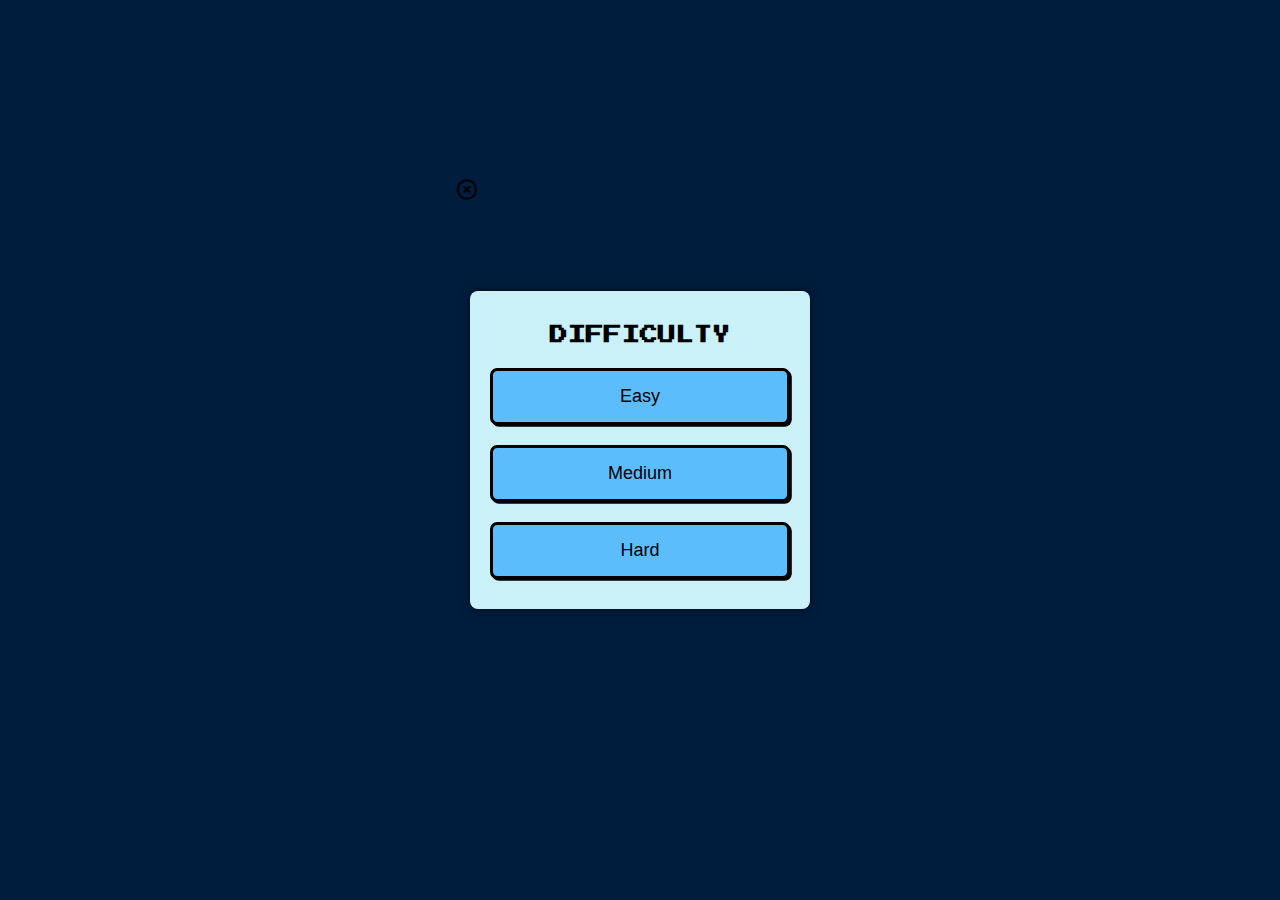
<file: difficulty.html>
<!DOCTYPE html>
<html lang="en">
<head>
    <meta charset="UTF-8">
    <meta name="viewport" content="width=device-width, initial-scale=1.0">
    <title>Difficulty Selection</title>
    <link rel="stylesheet" href="difficulty.css">
    <link rel="stylesheet" href="https://cdnjs.cloudflare.com/ajax/libs/font-awesome/6.4.2/css/all.min.css">
</head>
<body>

    <div class="container">
        <h2>DIFFICULTY</h2>
        <a href="practice.html" class="back-btn">
            <i class="fa-regular fa-circle-xmark"></i>
        </a>
        <div class="difficulty-btn">
            <a href="/Emode.html">
                <button id="Ez-btn" class="btn">Easy</button>
            </a>
            <a href="/Mmode.html">
                <button id="Medium-btn" class="btn">Medium</button>
            </a>
            <a href="Hmode.html">
                <button id="Hard-btn" class="btn">Hard</button>
            </a>
        </div> 
    </div>

</body>
</html>
</file>
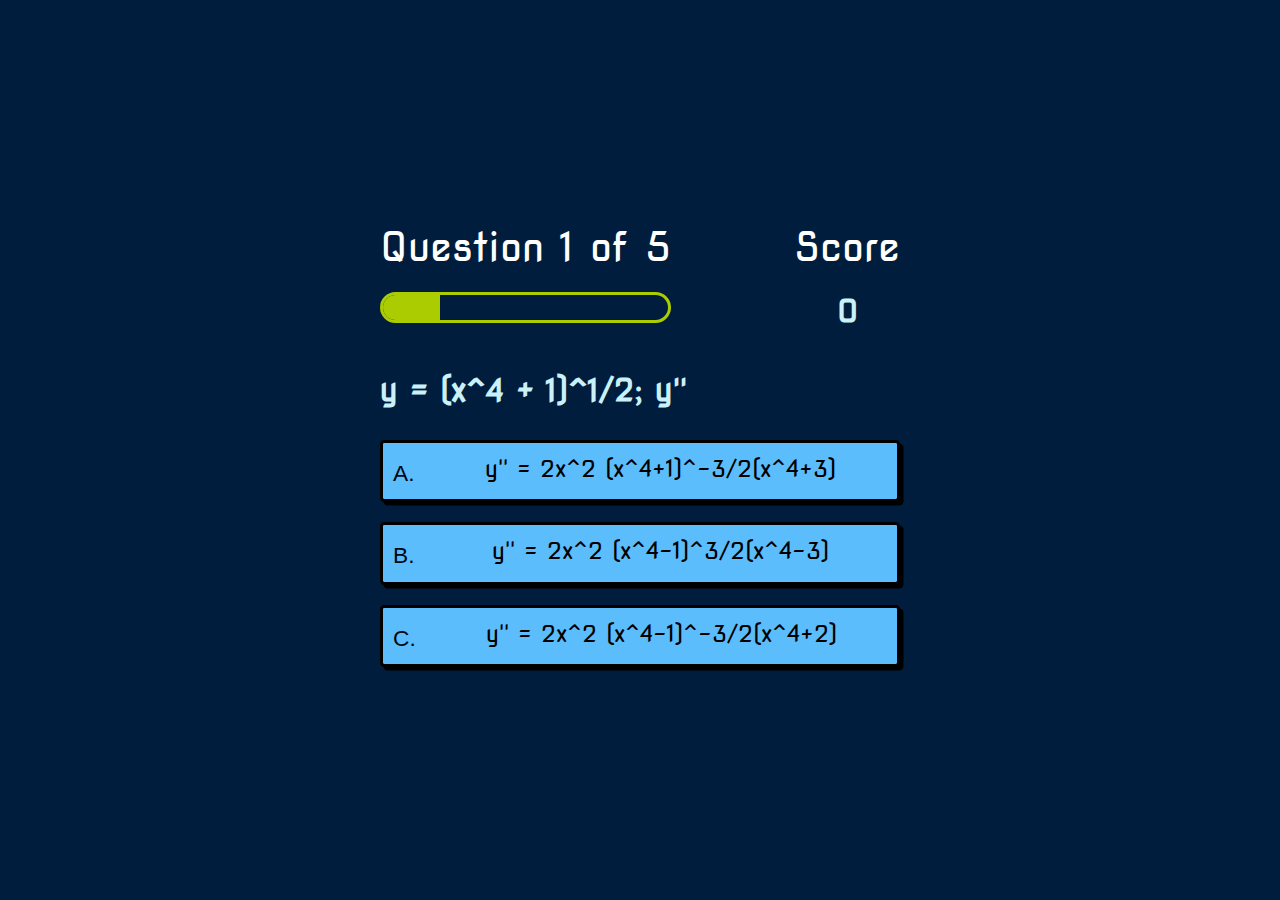
<file: Egame.html>
<!DOCTYPE html>
<html lang="en">
<head>
    <meta charset="UTF-8">
    <meta name="viewport" content="width=device-width, initial-scale=1.0">
    <title>Quiz Page</title>
    <link rel="stylesheet" href="Emode.css">
    <link rel="stylesheet" href="Egame.css">
</head>
<body>
    <div class="container">
        <div id="game" class="justify-center flex-column">
            <div id="hud">
                <div class="hud-item">
                    <p id="progressText" class="hud-prefix">
                        Question
                    </p>
                    <div id="progressBar">
                        <div id="progressBarFull"></div>
                    </div>
                </div>
                <div class="hud-item">
                    <p class="hud-prefix">
                        Score
                    </p>
                    <h1 class="hud-main-text" id="score">
                        0
                    </h1>
                </div>
            </div>
            <h1 id="question">What is the answer to this question</h1>
            <div class="choice-container">
                <p class="choice-prefix">A.</p>
                <p class="choice-text" data-number="1">Choice</p>
            </div>
            <div class="choice-container">
                <p class="choice-prefix">B.</p>
                <p class="choice-text" data-number="2">Choice 2</p>
            </div>
            <div class="choice-container">
                <p class="choice-prefix">C.</p>
                <p class="choice-text" data-number="3">Choice 3</p>
            </div>
        </div>
    </div>
    <script src="Egame.js"></script>
</body>
</html>
</file>
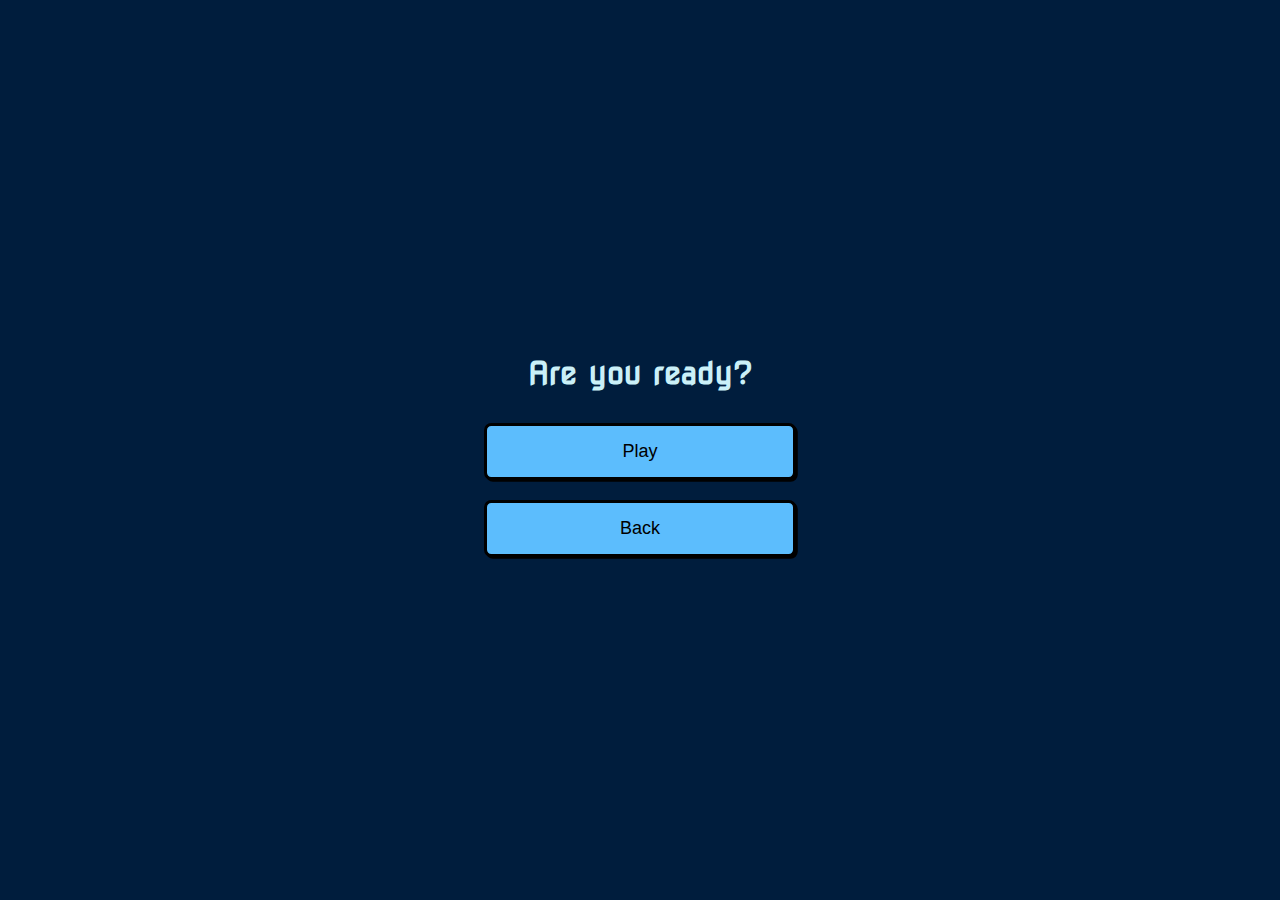
<file: Emode.html>
<!DOCTYPE html>
<html lang="en">
<head>
    <meta charset="UTF-8">
    <meta name="viewport" content="width=device-width, initial-scale=1.0">
    <title>Home page</title>
    <link rel="stylesheet" href="Emode.css">
    <link rel="stylesheet" href="https://use.fontawesome.com/releases/v5.13.1/css/all.css" integrity="sha384-xxzQGERXS00kBmZW/6qxqJPyxW3UR0BPsL4c8ILaIWXva5kFi7TxkIIaMiKtqV1Q" crossorigin="anonymous">
</head>
<body>
    <div class="container">
        <div id="home" class="flex-column flex-center">
            <h1>Are you ready?</h1>
            <a href="/Egame.html" class="btn">Play</a>
            <a href="/difficulty.html" class="btn">Back</a>
        </div>
    </div>
</body>
</html>
</file>
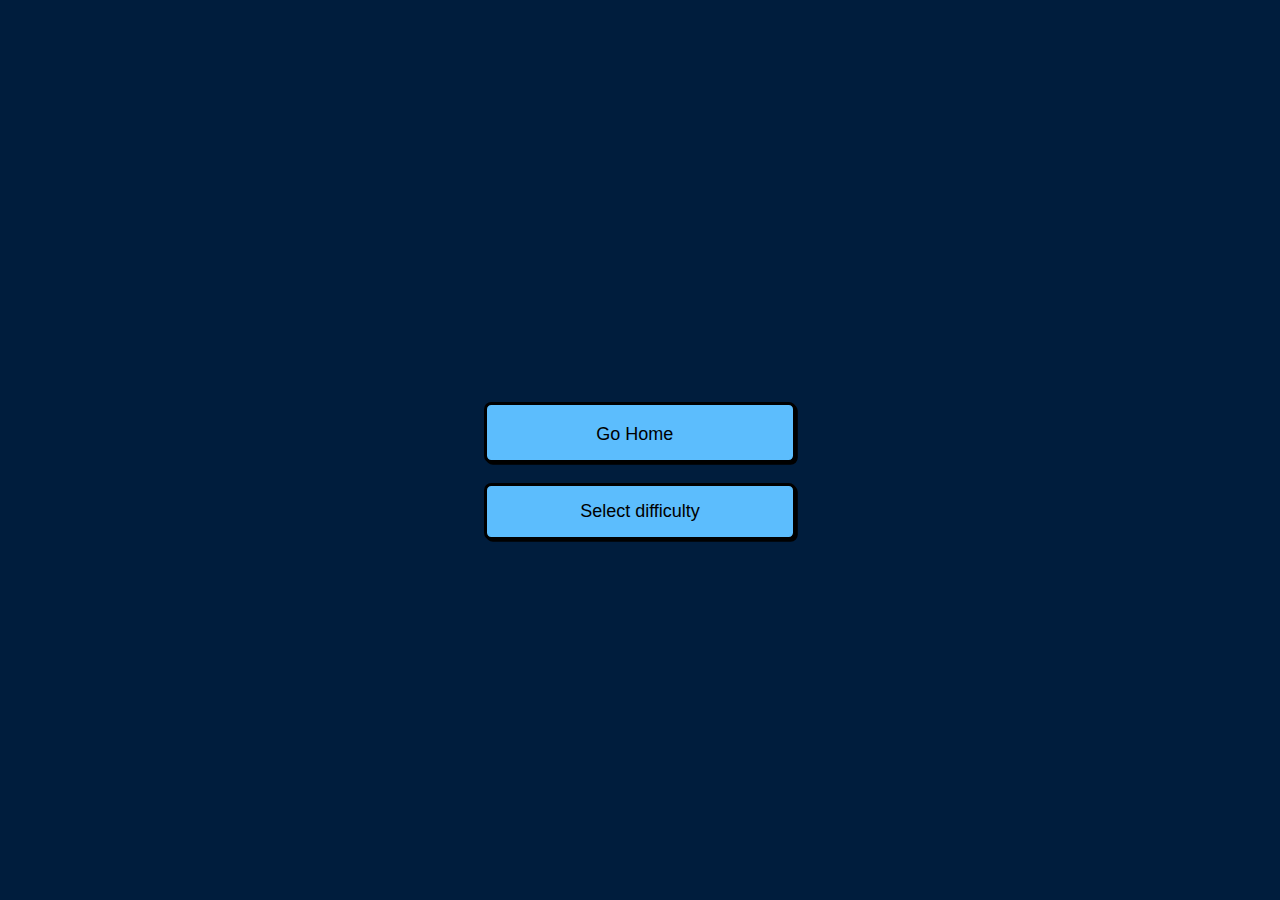
<file: end.html>
<!DOCTYPE html>
<html lang="en">
<head>
    <meta charset="UTF-8">
    <meta name="viewport" content="width=device-width, initial-scale=1.0">
    <title>Document</title>
    <link rel="stylesheet" href="Emode.css">
    <link rel="stylesheet" href="https://use.fontawesome.com/releases/v5.13.1/css/all.css" integrity="sha384-xxzQGERXS00kBmZW/6qxqJPyxW3UR0BPsL4c8ILaIWXva5kFi7TxkIIaMiKtqV1Q" crossorigin="anonymous">
</head>
<body>
    <div class="container">
        <div id="end" class="flex-center flex-column">
            <h1 id="finalScore">0</h1>
            <a href="/index.html" class="btn">Go Home<i class="fas fa-home"></i></a>
            <a href="/difficulty.html" class="btn">Select difficulty</a>
        </div>
    </div>
    <script src="end.js"></script>
</body>
</html>
</file>
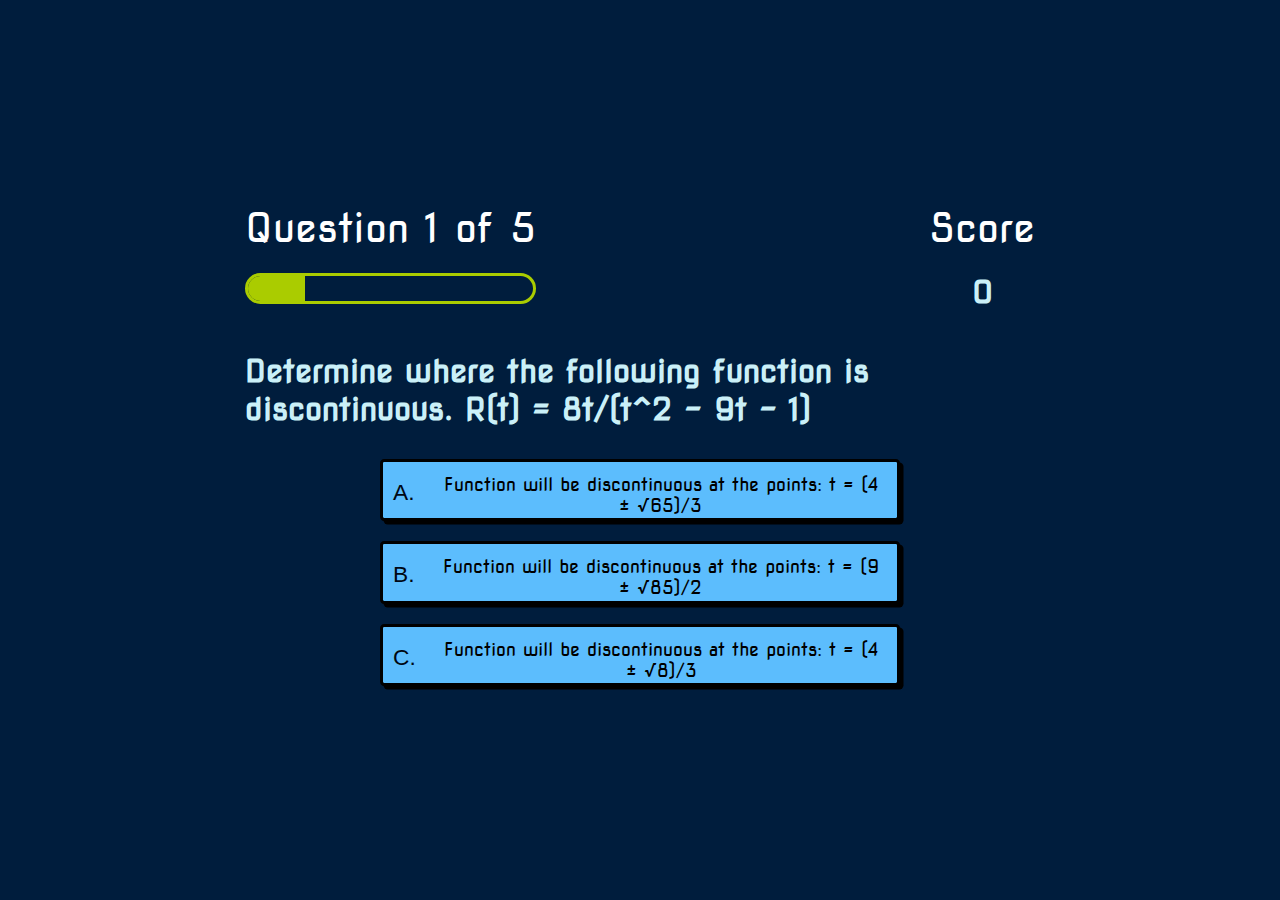
<file: Hgame.html>
<!DOCTYPE html>
<html lang="en">
<head>
    <meta charset="UTF-8">
    <meta name="viewport" content="width=device-width, initial-scale=1.0">
    <title>Quiz Page</title>
    <link rel="stylesheet" href="Hmode.css">
    <link rel="stylesheet" href="Hgame.css">
</head>
<body>
    <div class="container">
        <div id="game" class="justify-center flex-column">
            <div id="hud">
                <div class="hud-item">
                    <p id="progressText" class="hud-prefix">
                        Question
                    </p>
                    <div id="progressBar">
                        <div id="progressBarFull"></div>
                    </div>
                </div>
                <div class="hud-item">
                    <p class="hud-prefix">
                        Score
                    </p>
                    <h1 class="hud-main-text" id="score">
                        0
                    </h1>
                </div>
            </div>
            <h1 id="question">What is the answer to this question</h1>
            <div class="choice-container">
                <p class="choice-prefix">A.</p>
                <p class="choice-text" data-number="1">Choice</p>
            </div>
            <div class="choice-container">
                <p class="choice-prefix">B.</p>
                <p class="choice-text" data-number="2">Choice 2</p>
            </div>
            <div class="choice-container">
                <p class="choice-prefix">C.</p>
                <p class="choice-text" data-number="3">Choice 3</p>
            </div>
        </div>
    </div>
    <script src="Hgame.js"></script>
</body>
</html>
</file>
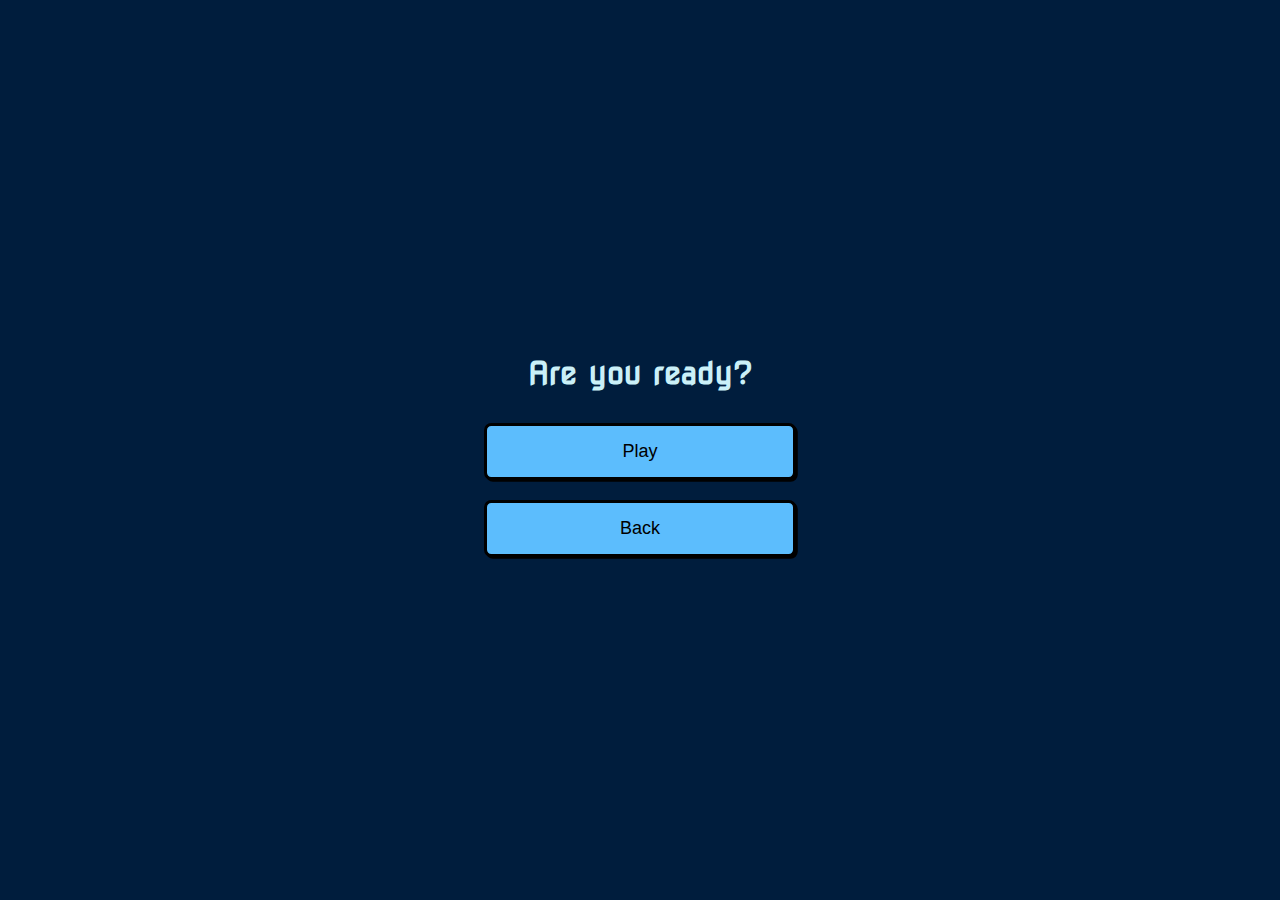
<file: Hmode.html>
<!DOCTYPE html>
<html lang="en">
<head>
    <meta charset="UTF-8">
    <meta name="viewport" content="width=device-width, initial-scale=1.0">
    <title>Home page</title>
    <link rel="stylesheet" href="Hmode.css">
    <link rel="stylesheet" href="https://use.fontawesome.com/releases/v5.13.1/css/all.css" integrity="sha384-xxzQGERXS00kBmZW/6qxqJPyxW3UR0BPsL4c8ILaIWXva5kFi7TxkIIaMiKtqV1Q" crossorigin="anonymous">
</head>
<body>
    <div class="container">
        <div id="home" class="flex-column flex-center">
            <h1>Are you ready?</h1>
            <a href="/Hgame.html" class="btn">Play</a>
            <a href="/difficulty.html" class="btn">Back</a>
        </div>
    </div>
</body>
</html>
</file>
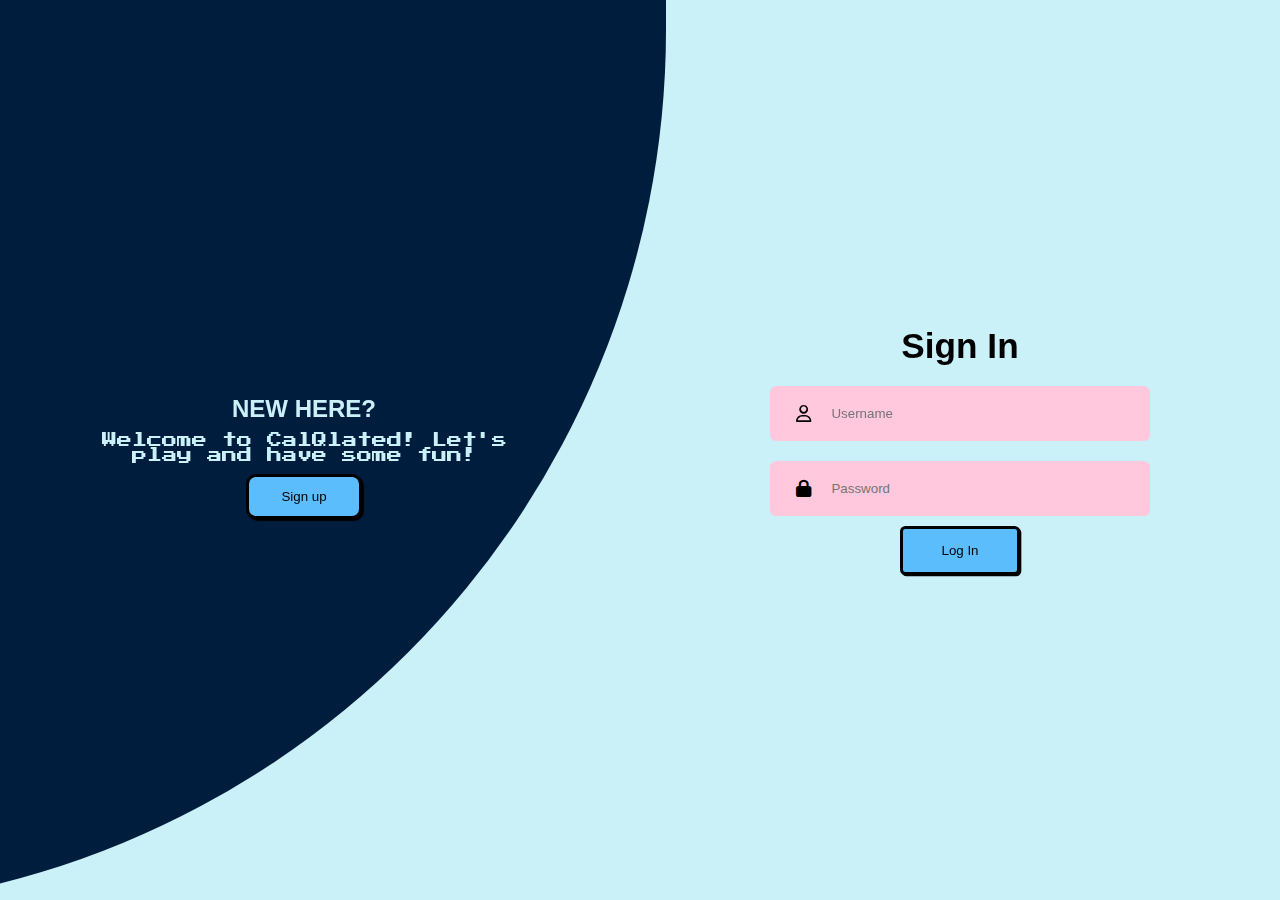
<file: login.html>
<!DOCTYPE html>
<html lang="en">
<head>
  <meta charset="UTF-8">
  <meta http-equiv="X-UA-Compatible" content="IE=edge">
  <meta name="viewport" content="width=device-width, initial-scale=1.0">
  <title>Calqlated</title>
  <link rel="stylesheet" href="log in.css">
  <link rel="stylesheet" href="https://cdnjs.cloudflare.com/ajax/libs/font-awesome/6.4.2/css/all.min.css">
</head>
<body>
  <div class="container">
    <div class="forms-container">
        <div class="signin-signup">
        <form class="sign-in-form">
            <h2 class="title">Sign In</h2>
            <div class="input-field">
              <i class="far fa-user"></i>
                <input type="email" placeholder="Username" id="un">
            </div>
            <div class="input-field">
              <i class="fas fa-lock"></i>
                <input type="password" placeholder="Password" id="pass">  
            </div>
            <button class="btn" onclick="auth()">
              Log In
            </button>
        </form>
        <form class="sign-up-form">
            <h2 class="title">Sign Up</h2>
            <div class="input-field">
              <i class="far fa-user"></i>
                <input type="text" placeholder="Username">
            </div>
            <div class="input-field">
                <i class="far fa-envelope"></i>
                <input type="text" placeholder="Email">
            </div>
            <div class="input-field">
              <i class="fas fa-lock"></i>
                <input type="password" placeholder="Password">
            </div>
            <input type="submit" value="Sign Up" class="btn solid">
        </form>
        </div>
    </div>
  <div class="panels-container">
    <div class="panel left-panel">
      <div class="content">
        <h3>NEW HERE?</h3>
        <p>Welcome to CalQlated! Let's play and have some fun!</p>
        <button class="btns transparent" id="sign-up-btn">Sign up</button>
      </div>
  </div>
  <div class="panel right-panel">
    <div class="content">
      <h3>ONE OF US?</h3>
      <p>Welcome back! Sign in for some exciting quizzing!</p>
      <button class="btns transparent" id="sign-in-btn">Sign in</button>
    </div>
</div>
  <script src="script.js"></script>
  <script>
        function auth(){
      var email = document.getElementById("un").value;
      var password = document.getElementById("pass").value;
      if(email== "admin@gmail.com" && password== "admin123"){
      window.location.assign("section.html");
      alert("Log in Successfully");
      }
      else{
          alert("Invalid Information");
          return;
      }
    }
  </script>
</body>
</html>
</file>
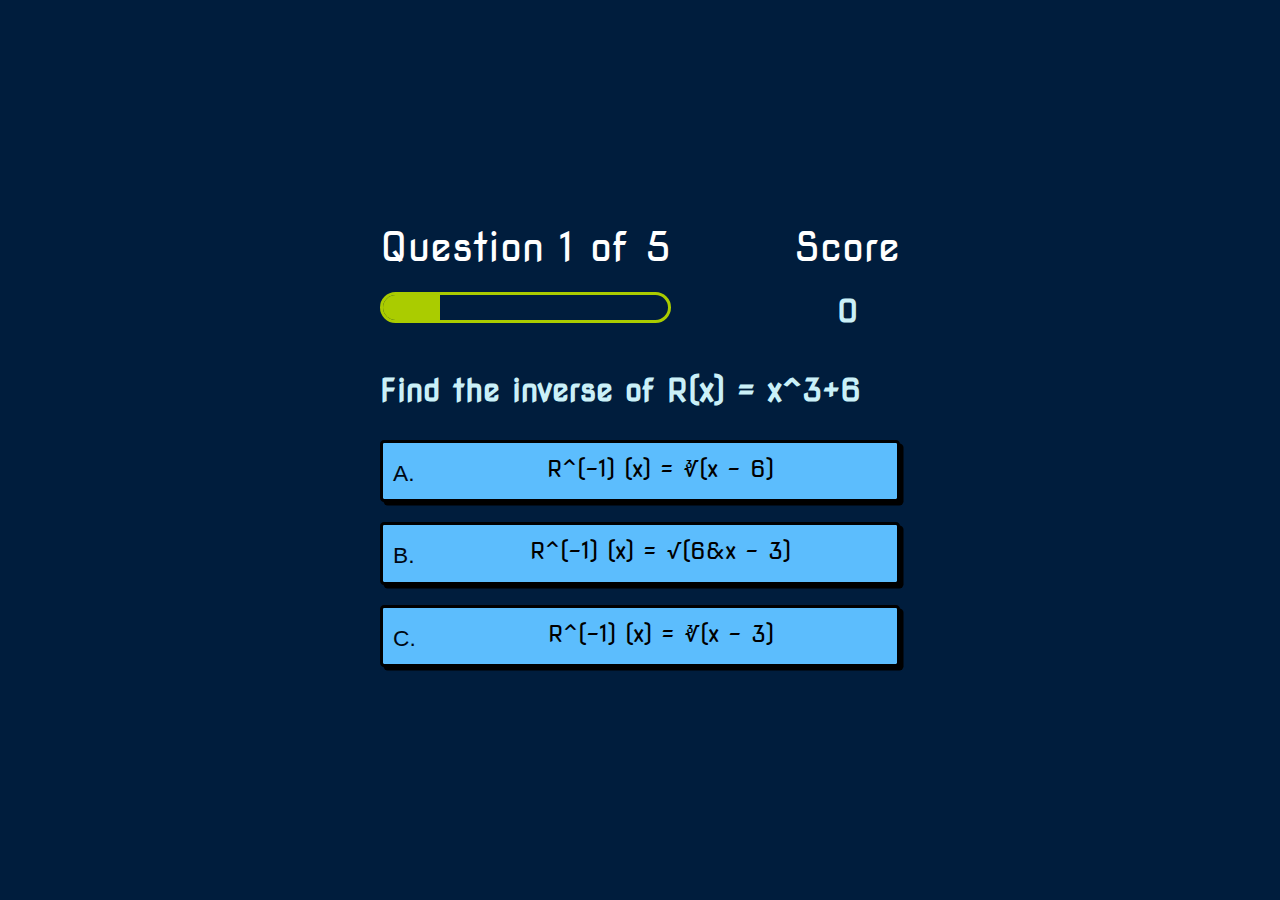
<file: Mgame.html>
<!DOCTYPE html>
<html lang="en">
<head>
    <meta charset="UTF-8">
    <meta name="viewport" content="width=device-width, initial-scale=1.0">
    <title>Quiz Page</title>
    <link rel="stylesheet" href="Mmode.css">
    <link rel="stylesheet" href="Mgame.css">
</head>
<body>
    <div class="container">
        <div id="game" class="justify-center flex-column">
            <div id="hud">
                <div class="hud-item">
                    <p id="progressText" class="hud-prefix">
                        Question
                    </p>
                    <div id="progressBar">
                        <div id="progressBarFull"></div>
                    </div>
                </div>
                <div class="hud-item">
                    <p class="hud-prefix">
                        Score
                    </p>
                    <h1 class="hud-main-text" id="score">
                        0
                    </h1>
                </div>
            </div>
            <h1 id="question">What is the answer to this question</h1>
            <div class="choice-container">
                <p class="choice-prefix">A.</p>
                <p class="choice-text" data-number="1">Choice</p>
            </div>
            <div class="choice-container">
                <p class="choice-prefix">B.</p>
                <p class="choice-text" data-number="2">Choice 2</p>
            </div>
            <div class="choice-container">
                <p class="choice-prefix">C.</p>
                <p class="choice-text" data-number="3">Choice 3</p>
            </div>
        </div>
    </div>
    <script src="Mgame.js"></script>
</body>
</html>
</file>
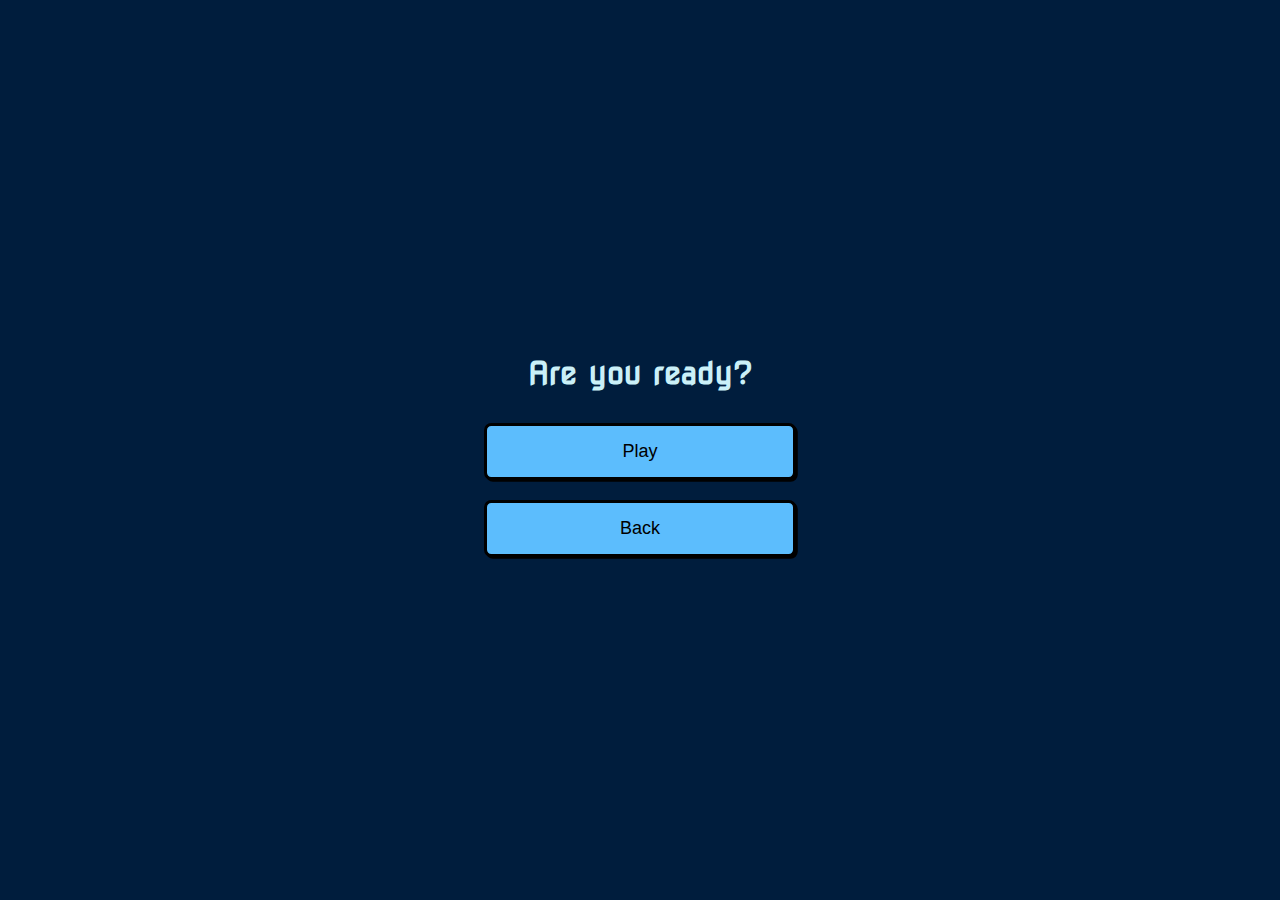
<file: Mmode.html>
<!DOCTYPE html>
<html lang="en">
<head>
    <meta charset="UTF-8">
    <meta name="viewport" content="width=device-width, initial-scale=1.0">
    <title>Home page</title>
    <link rel="stylesheet" href="Mmode.css">
    <link rel="stylesheet" href="https://use.fontawesome.com/releases/v5.13.1/css/all.css" integrity="sha384-xxzQGERXS00kBmZW/6qxqJPyxW3UR0BPsL4c8ILaIWXva5kFi7TxkIIaMiKtqV1Q" crossorigin="anonymous">
</head>
<body>
    <div class="container">
        <div id="home" class="flex-column flex-center">
            <h1>Are you ready?</h1>
            <a href="/Mgame.html" class="btn">Play</a>
            <a href="/difficulty.html" class="btn">Back</a>
        </div>
    </div>
</body>
</html>
</file>
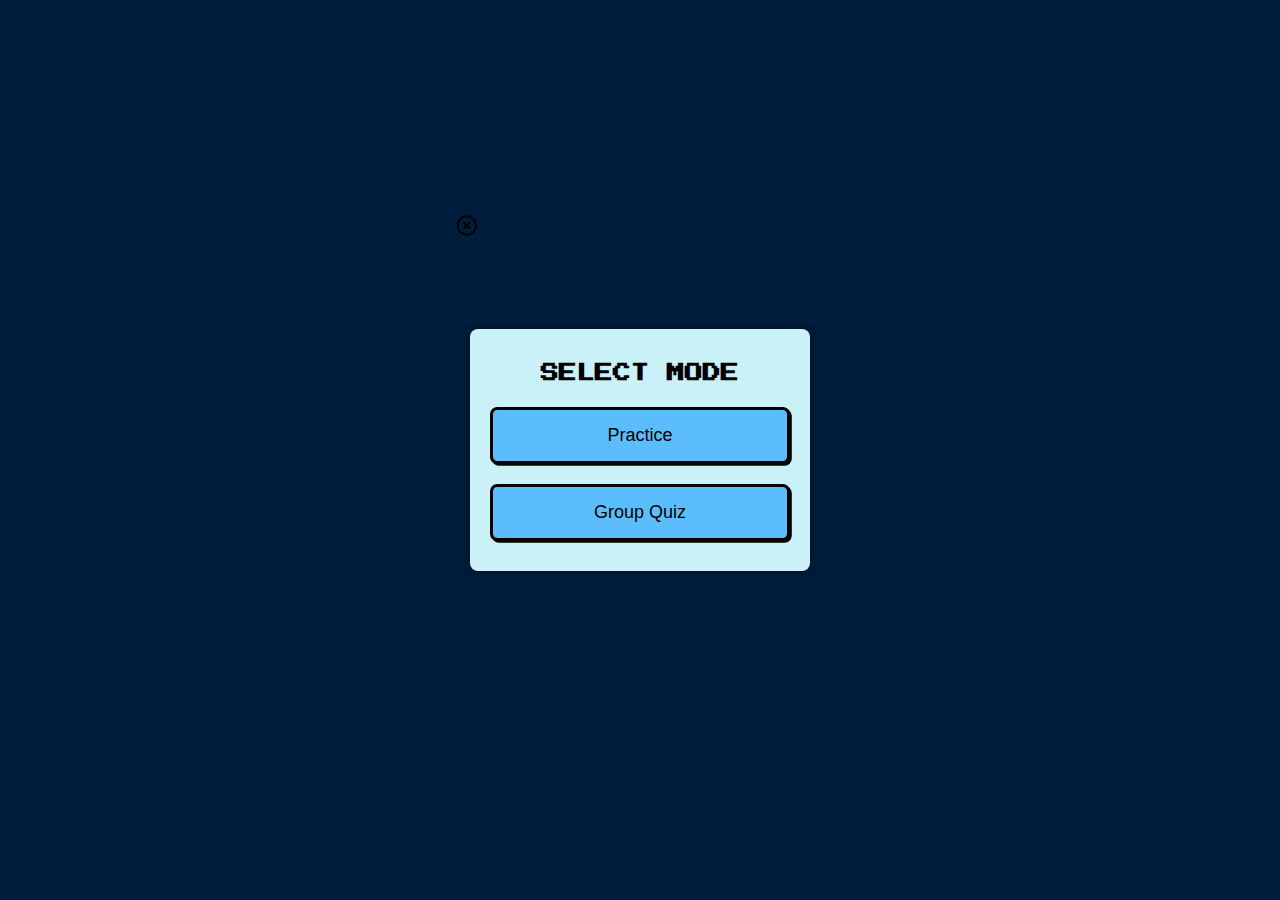
<file: practice.html>
<!DOCTYPE html>
<html lang="en">
<head>
    <meta charset="UTF-8">
    <meta http-equiv="X-UA-Compatible" content="IE=edge">
    <meta name="viewport" content="width=device-width, initial-scale=1.0">
    <title>student/prof</title>
    <link rel="stylesheet" href="practice.css">
    <link rel="stylesheet" href="https://cdnjs.cloudflare.com/ajax/libs/font-awesome/6.4.2/css/all.min.css">
</head>
<body>
    <div class="container">
        <h2>SELECT MODE</h2>
        <a href="section.html" class="back-btn">
          <i class="fa-regular fa-circle-xmark"></i>
        </a>
        <div class="button-group">
          <a href="difficulty.html">
            <button id="PracticeBtn" class="btn">Practice</button>
          </a>
          <a href="">
            <button id="GroupBtn" class="btn">Group Quiz</button>
          </a>
        </div>
      </div>
</body>
</html>
</file>
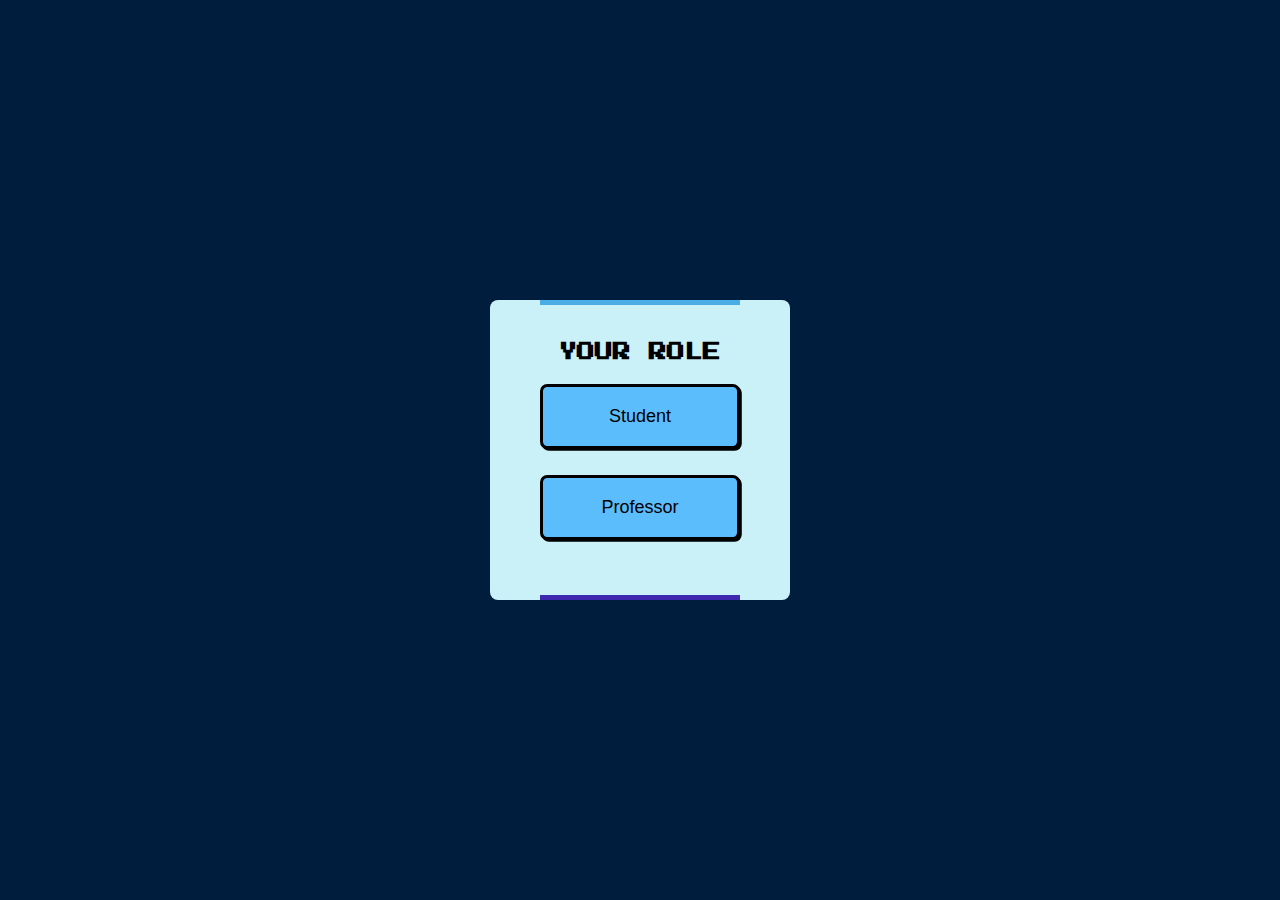
<file: section.html>
<!DOCTYPE html>
<html lang="en">
<head>
    <meta charset="UTF-8">
    <meta http-equiv="X-UA-Compatible" content="IE=edge">
    <meta name="viewport" content="width=device-width, initial-scale=1.0">
    <title>student/prof</title>
    <link rel="stylesheet" href="section.css">
</head>
<body>
    <div class="container">
        <h2>YOUR ROLE</h2>
        <div class="button-group">
          <a href="practice.html">
            <button id="studentBtn" class="btn">Student</button>
          </a>
          <button id="professorBtn" class="btn">Professor</button>
        </div>
        <p id="selection"></p>
      </div>
</body>
</html>
</file>
<file: difficulty.css>
@import url('https://fonts.cdnfonts.com/css/common-pixel');
@import url('https://fonts.googleapis.com/css2?family=Press+Start+2P&display=swap');

body {
    font-family: 'Common Pixel', sans-serif;
    background-color: #001d3d;
    margin: 0;
    display: flex;
    align-items: center;
    justify-content: center;
    height: 100vh;
}

.container {
    text-align: center;
    background: #caf0f8;
    padding: 20px;
    border-radius: 8px;
    box-shadow: 0 0 10px rgba(0, 0, 0, 0.6);
    width: 300px;
}

h2 {
    font-family: 'Press Start 2P', sans-serif;
    font-size: large;
    font-weight: 1px;
    color: #000;
}

.back-btn {
    position: absolute;
    top: 179px;
    left: 457px;
    color: #000;
    text-decoration: none;
    font-size: 20px;
}

.btn {
    width: 300px;
    margin: 10px auto;
    background: #5cbdfd;
    padding: 15px 30px;
    border: 3px solid black;
    border-radius: 0.4em;
    position: relative;
    box-shadow: 0.1em 0.1em;
    font-size: 18px;
    font-family: 'Common Pixel', sans-serif;
    text-align: center;
    transition: background-color 0.3s, color 0.3s;
}

.btn:hover {
    background-color: #013a63;
    color: #fff;
}
</file>
<file: Emode.css>
@import url('https://fonts.googleapis.com/css2?family=Nova+Square&display=swap');
@import url('https://fonts.cdnfonts.com/css/common-pixel');
@import url('https://fonts.googleapis.com/css2?family=Press+Start+2P&display=swap');

:root {
    background-color: #001d3d;
}

* {
    box-sizing: border-box;
    margin: 0;
    padding: 0;
    font-size: 65%;
    font-family: 'Nova Square', sans-serif;
}

h1 {
    font-size: 3rem;
    color: #caf0f8;
    margin-bottom: 2rem;
    margin-top: 2rem;
}

h2 {
    font-size: 1rem;
    margin-bottom: 2rem;

}

.container {
    width: 100vw;
    height: 100vh;
    display: flex;
    justify-content: center;
    align-items: center;
    max-width: 80rem;
    margin: 0 auto;
    padding: 2rem;
}

.flex-column {
    display: flex;
    flex-direction: column;
}

.flex-center {
    justify-content: center;
    align-items: center;
}

.justify-center {
    justify-content: center;
}

.text-center {
    text-align: center;
}

.hidden {
    display: none;
}

.btn {
    width: 30rem;
    text-decoration: none;
    text-align: center;
    margin: 10px auto;
    color: black;
    background: #5cbdfd;
    padding: 15px 30px;
    border: 3px solid black;
    border-radius: 0.4em;
    box-shadow: 0.1em 0.1em;
    font-size: 18px;
    font-family: 'Common Pixel', sans-serif;
    transition: background-color 0.3s, color 0.3s;
}

.btn:hover{
    cursor: pointer;
    transform: translate(-0.05em, -0.05em);
    box-shadow: 0.15em 0.15em;
}

.btn:active{
    transform: translate(0.05em, 0.05em);
    box-shadow: 0.05em 0.05em;
}


/* End Page CSS */
.end-form-container {
    width: 100%;
    display: flex;
    flex-direction: column;
    align-items: center;
    max-width: 30rem;
}

input {
    margin-bottom: 1rem;
    width: 20rem;
    padding: 1.5rem;
    font-size: 1.8rem;
    border: none;
    box-shadow: 0 0.1rem 1.4rem 0 rgba(86, 185, 235, 0.5);
}

input::placeholder {
    color: #aaa;
}

#username {
    margin-bottom: 3rem;
    width: 100%;
    outline: none;
}

#end-text {
    font-size: 2.4rem;
    color: #fff;
    text-align: center;
}

#saveScoreBtn {
    border: none;
}

.fa-home {
    margin-left: 1rem;
    font-size: 2rem;
    color: rgb(28, 26, 26)
}
</file>
<file: Egame.css>
@import url('https://fonts.googleapis.com/css2?family=Nova+Square&display=swap');
@import url('https://fonts.cdnfonts.com/css/common-pixel');

body {
    color: #fff;
}

.choice-container {
    display: flex;
    text-align: center;
    margin-bottom: 10px;
    margin: 10px auto;
    width: 50rem;
    height: 6rem;
    border-radius: 0.4rem;
    border: 3px solid black;
    box-shadow: 0.1em 0.1em;
    background: #5cbdfd;
    color: #000;
    font-size: 35px;
    font-family: 'Nova Square', sans-serif;
    transition: background-color 0.3s, color 0.3s;
}

.choice-container:hover {
    cursor: pointer;
    transform: translate(-0.05em, -0.05em);
    box-shadow: 0.15em 0.15em;
}

.choice-container:active{
    transform: translate(0.05em, 0.05em);
    box-shadow: 0.05em 0.05em;
}

.choice-prefix {
    font-family: 'Common Pixel', sans-serif;
    padding: 17px 10px;
    color: #000814;
}

.choice-text {
    padding: 12px;
    width: 100%;
}

.correct {
    background: linear-gradient(32deg, rgba(11, 223, 36) 0%, rgb(41, 232, 111) 100%);
}

.incorrect {
    background: linear-gradient(32deg, rgba(230, 29, 29, 1) 0%, rgb(224, 11, 11, 1) 100%);
}

/* Heads up Display */
#hud {
    display: flex;
    justify-content: space-between;
}

.hud-prefix {
    text-align: center;
    font-size: 40px;
}

.hud-main-text {
    text-align: center;
}

#progressBar {
    width: 28rem;
    height: 3rem;
    border: 0.3rem solid #aacc00;
    margin-top: 2rem;
    border-radius: 50px;
    overflow: hidden;
}

#progressBarFull {
    height: 100%;
    background: #aacc00;
    width: 0%;
}

@media screen and (max-width: 768px) {
    .choice-container {
        min-width: 40rem;
    }
}
</file>
<file: Hmode.css>
@import url('https://fonts.googleapis.com/css2?family=Nova+Square&display=swap');
@import url('https://fonts.cdnfonts.com/css/common-pixel');
@import url('https://fonts.googleapis.com/css2?family=Press+Start+2P&display=swap');

:root {
    background-color: #001d3d;
}

* {
    box-sizing: border-box;
    margin: 0;
    padding: 0;
    font-size: 65%;
    font-family: 'Nova Square', sans-serif;
}

h1 {
    font-size: 3rem;
    color: #caf0f8;
    margin-bottom: 2rem;
    margin-top: 2rem;
}

h2 {
    font-size: 1rem;
    margin-bottom: 2rem;

}

.container {
    width: 100vw;
    height: 100vh;
    display: flex;
    justify-content: center;
    align-items: center;
    max-width: 80rem;
    margin: 0 auto;
    padding: 2rem;
}

.flex-column {
    display: flex;
    flex-direction: column;
}

.flex-center {
    justify-content: center;
    align-items: center;
}

.justify-center {
    justify-content: center;
}

.text-center {
    text-align: center;
}

.hidden {
    display: none;
}

.btn {
    width: 30rem;
    text-decoration: none;
    text-align: center;
    margin: 10px auto;
    color: black;
    background: #5cbdfd;
    padding: 15px 30px;
    border: 3px solid black;
    border-radius: 0.4em;
    box-shadow: 0.1em 0.1em;
    font-size: 18px;
    font-family: 'Common Pixel', sans-serif;
    transition: background-color 0.3s, color 0.3s;
}

.btn:hover{
    cursor: pointer;
    transform: translate(-0.05em, -0.05em);
    box-shadow: 0.15em 0.15em;
}

.btn:active{
    transform: translate(0.05em, 0.05em);
    box-shadow: 0.05em 0.05em;
}


/* End Page CSS */
.end-form-container {
    width: 100%;
    display: flex;
    flex-direction: column;
    align-items: center;
    max-width: 30rem;
}

input {
    margin-bottom: 1rem;
    width: 20rem;
    padding: 1.5rem;
    font-size: 1.8rem;
    border: none;
    box-shadow: 0 0.1rem 1.4rem 0 rgba(86, 185, 235, 0.5);
}

input::placeholder {
    color: #aaa;
}

#username {
    margin-bottom: 3rem;
    width: 100%;
    outline: none;
}

#end-text {
    font-size: 2.4rem;
    color: #fff;
    text-align: center;
}

#saveScoreBtn {
    border: none;
}

.fa-home {
    margin-left: 1rem;
    font-size: 2rem;
    color: rgb(28, 26, 26)
}
</file>
<file: Hgame.css>
@import url('https://fonts.googleapis.com/css2?family=Nova+Square&display=swap');
@import url('https://fonts.cdnfonts.com/css/common-pixel');

body {
    color: #fff;
}

.choice-container {
    display: flex;
    text-align: center;
    margin-bottom: 10px;
    margin: 10px auto;
    width: 50rem;
    height: 6rem;
    border-radius: 0.4rem;
    border: 3px solid black;
    box-shadow: 0.1em 0.1em;
    background: #5cbdfd;
    color: #000;
    font-size: 35px;
    font-family: 'Nova Square', sans-serif;
    transition: background-color 0.3s, color 0.3s;
}

.choice-container:hover {
    cursor: pointer;
    transform: translate(-0.05em, -0.05em);
    box-shadow: 0.15em 0.15em;
}

.choice-container:active{
    transform: translate(0.05em, 0.05em);
    box-shadow: 0.05em 0.05em;
}

.choice-prefix {
    font-family: 'Common Pixel', sans-serif;
    padding: 17px 10px;
    color: #000814;
}

.choice-text {
    padding: 12px;
    width: 100%;
    font-size: large;
}

.correct {
    background: linear-gradient(32deg, rgba(11, 223, 36) 0%, rgb(41, 232, 111) 100%);
}

.incorrect {
    background: linear-gradient(32deg, rgba(230, 29, 29, 1) 0%, rgb(224, 11, 11, 1) 100%);
}

/* Heads up Display */
#hud {
    display: flex;
    justify-content: space-between;
}

.hud-prefix {
    text-align: center;
    font-size: 40px;
}

.hud-main-text {
    text-align: center;
}

#progressBar {
    width: 28rem;
    height: 3rem;
    border: 0.3rem solid #aacc00;
    margin-top: 2rem;
    border-radius: 50px;
    overflow: hidden;
}

#progressBarFull {
    height: 100%;
    background: #aacc00;
    width: 0%;
}

@media screen and (max-width: 768px) {
    .choice-container {
        min-width: 40rem;
    }
}
</file>
<file: log in.css>
@import url('https://fonts.cdnfonts.com/css/common-pixel');
@import url('https://fonts.googleapis.com/css2?family=Press+Start+2P&display=swap');

*{
    padding: 0;
    margin: 0;
    box-sizing: border-box;
}

body,input{
    font-family: 'Common Pixel', sans-serif;                                         
}

.container{
    position: relative;
    width: 100%;
    min-height: 100vh;
    background-color: #caf0f8;
    overflow: hidden;
}

.container:before{
    content: '';
    position: absolute;
    width: 2000px;
    height: 2000px;
    border-radius: 44%;
    background: #001d3d;
    top: -10%;
    right: 48%;
    transform: translateY(-50%);
    z-index: 6;
    transition: 1.8s ease-in-out;
}

.forms-container{
    position: absolute;
    width: 100%;
    height: 100%;
    top: 0;
    left: 0;
}

.signin-signup{
    position: absolute;
    top: 50%;
    left: 75%;
    transform: translate(-50%, -50%);
    width: 50%;
    display: grid;
    grid-template-columns: 1fr;
    z-index: 5;
    transition: 1s 0.7s ease-in-out;
}

form{
    display: flex;
    align-items: center;
    justify-content: center;
    flex-direction: column;
    padding: 0 5rem;
    overflow: hidden;
    grid-column: 1/2;
    grid-row: 1/2;
    transition: 0.2s 0.7s ease-in-out;
}

form.sign-in-form{
    z-index: 2;
}

form.sign-up-form{
    z-index: 1;
    opacity: 0;
}

.title{
    font-size: 2.2rem;
    margin-bottom: 10px;
}

.input-field{
    max-width: 380px;
    width: 100%;
    height: 55px;
    background-color: #ffc8dd;
    margin: 10px 0;
    border-radius: 0.4em;
    display: grid;
    grid-template-columns: 15% 85%;
    padding: 0 0.4rem;
}

.input-field i{
    text-align: center;
    line-height: 55px;
    font-size: 1.1rem;
}

.input-field input{
    background: none;
    outline: none;
    border: none;
    line-height: 1;
    font-weight: 600;
}

.input-field input::placeholder{
    font-weight: 500;
}

.btn{
    width: 120px;
    height: 49px;
    background: #5cbdfd;
    padding: 0.6em 1.3em;
    border: 3px solid black;
    border-radius: 0.4em;
    position: relative;
    box-shadow: 0.1em 0.1em;
    font-family: 'Common Pixel', sans-serif; 
}

.btn:hover{
    cursor: pointer;
    transform: translate(-0.05em, -0.05em);
    box-shadow: 0.15em 0.15em;
}

.btn:active{
    transform: translate(0.05em, 0.05em);
    box-shadow: 0.05em 0.05em;
}

.panels-container{
    position: absolute;
    width: 100%;
    height: 100%;
    top: 0;
    left: 0;
    background-color: #caf0f8;
    display: grid;
    grid-template-columns: repeat(2, 1fr);
}

.panel{
    display: flex;
    flex-direction: column;
    align-items: flex-end;
    justify-content: space-around;
    text-align: center;
    z-index: 7;
}

.left-panel{
    pointer-events: all;
    padding: 3rem 17% 2rem 12%;
}

.right-panel{
    pointer-events: none;
    padding: 3rem 12% 2rem 17%;
}

.panel .content{
    color: #caf0f8;
    transition: 0.9s 0.6s ease-in-out;
}

.panel h3{
    font-weight: 600;
    line-height: 1;
    font-size: 1.5rem;
}

.panel p{
    font-size: 0.95rem;
    padding: 0.7rem 0;
    font-family: 'Press Start 2P', sans-serif;
}

.btns.transparent{
    background: #5cbdfd;
    font-family: 'Common Pixel', sans-serif;
    padding: 12px 32px;
    border-radius: 10px;
    border: 3px black solid;
    box-shadow: 2px 2px 1px;
    overflow: hidden;
    position: relative;
    z-index: 10;
}

.btns.transparent:after{
    content: "";
    position: absolute;
    background-color: #023e8a;
    width: 0px;
    height: 0px;
    border-radius: 50%;
    left: 50%;
    top: 50%;
    transform: translate(-50%, -50%);
    transition: all .3s ease-in;
    z-index: -1;
}

.btns.transparent:hover::after{
    transform-origin: center;
    transition: all .3s ease-in;
    width: 200px;
    height: 200px;
}

.right-panel .content, .right-panel{
    transform: translateX(800px);
}

.container.sign-up-mode:before{
    transform: translate(100%, -50%);
    right: 52%;
}

.container.sign-up-mode .left-panel, 
.container.sign-up-mode .left-panel .content{
    transform: translateX(-800px);
}

.container.sign-up-mode .right-panel, 
.container.sign-up-mode .right-panel .content{
    transform: translateX(0px);
}

.container.sign-up-mode .left-panel{
    pointer-events: none;
}

.container.sign-up-mode .right-panel{
    pointer-events: all;
}

.container.sign-up-mode .signin-signup{
    left: 25%;
}

.container.sign-up-mode form.sign-in-form{
    z-index: 1;
    opacity: 0;
}

.container.sign-up-mode form.sign-up-form{
    z-index: 2;
    opacity: 1;
}

@media(max-width: 768px){
    .container{
        min-height: 800px;
        height: 100vh;
    }

    .container:before{
        width: 1500px;
        height: 1500px;
        left: 30%;
        bottom: 68%;
        transform: translateX(-50%);
        right: initial;
        top: initial;
        transition: 2s ease-in-out;
    }
    .right-panel .content, .right-panel{
        transform: translateY(300px);
    }
    .container.sign-up-mode:before{
        transform: translate(-50%, 100%);
        bottom: 32%;
        right: initial;
    }
    .signin-signup{
        width: 100%;
        left: 50%;
        top: 95%;
        transform: translate(-50%, -100%);
        transition: 1s 0.8s ease-in-out;
    }
    .panels-container{
        z-index: 10;
        grid-template-columns: 1fr;
        grid-template-rows: 1fr 2fr 1fr;
    }
    .panel{
        flex-direction: row;
        justify-content: space-around;
        align-items: center;
        padding: 40px 8%;
    }
    .panel .content{
        padding-right: 15%;
        transition: 0.9s 0.8s ease-in-out;
    }
    .panel h3{
        font-size: 19px;
    }
    .panel p{
        font-size: 11px;
        padding: 8px 0;
    }
    .btn.transparent{
        width: 110px;
        height: 35px;
        font-size: 11px;
    }

    .left-panel{
        grid-row: 1/2;
    }
    .right-panel{
        grid-row: 3/4;
    }
    .container.sign-up-mode .left-panel, 
    .container.sign-up-mode .left-panel .content{
        transform: translateY(-300px);
    }
    .container.sign-up-mode .signin-signup{
        top: 5%;
        transform: translate(-50% 0);
        left: 50%;
    }
}

@media(max-width: 576px){
    form{
        padding: 0 24px;
    }

    .panel .content{
        padding: 8px 16px;
    }
    .container:before{
        bottom: 72%;
        left: 50%;
    }
    .container.container.sign-up-mode:before{
        bottom: 28%;
        left: 50%;
    }
}
</file>
<file: Mmode.css>
@import url('https://fonts.googleapis.com/css2?family=Nova+Square&display=swap');
@import url('https://fonts.cdnfonts.com/css/common-pixel');
@import url('https://fonts.googleapis.com/css2?family=Press+Start+2P&display=swap');

:root {
    background-color: #001d3d;
}

* {
    box-sizing: border-box;
    margin: 0;
    padding: 0;
    font-size: 65%;
    font-family: 'Nova Square', sans-serif;
}

h1 {
    font-size: 3rem;
    color: #caf0f8;
    margin-bottom: 2rem;
    margin-top: 2rem;
}

h2 {
    font-size: 1rem;
    margin-bottom: 2rem;

}

.container {
    width: 100vw;
    height: 100vh;
    display: flex;
    justify-content: center;
    align-items: center;
    max-width: 80rem;
    margin: 0 auto;
    padding: 2rem;
}

.flex-column {
    display: flex;
    flex-direction: column;
}

.flex-center {
    justify-content: center;
    align-items: center;
}

.justify-center {
    justify-content: center;
}

.text-center {
    text-align: center;
}

.hidden {
    display: none;
}

.btn {
    width: 30rem;
    text-decoration: none;
    text-align: center;
    margin: 10px auto;
    color: black;
    background: #5cbdfd;
    padding: 15px 30px;
    border: 3px solid black;
    border-radius: 0.4em;
    box-shadow: 0.1em 0.1em;
    font-size: 18px;
    font-family: 'Common Pixel', sans-serif;
    transition: background-color 0.3s, color 0.3s;
}

.btn:hover{
    cursor: pointer;
    transform: translate(-0.05em, -0.05em);
    box-shadow: 0.15em 0.15em;
}

.btn:active{
    transform: translate(0.05em, 0.05em);
    box-shadow: 0.05em 0.05em;
}


/* End Page CSS */
.end-form-container {
    width: 100%;
    display: flex;
    flex-direction: column;
    align-items: center;
    max-width: 30rem;
}

input {
    margin-bottom: 1rem;
    width: 20rem;
    padding: 1.5rem;
    font-size: 1.8rem;
    border: none;
    box-shadow: 0 0.1rem 1.4rem 0 rgba(86, 185, 235, 0.5);
}

input::placeholder {
    color: #aaa;
}

#username {
    margin-bottom: 3rem;
    width: 100%;
    outline: none;
}

#end-text {
    font-size: 2.4rem;
    color: #fff;
    text-align: center;
}

#saveScoreBtn {
    border: none;
}

.fa-home {
    margin-left: 1rem;
    font-size: 2rem;
    color: rgb(28, 26, 26)
}
</file>
<file: Mgame.css>
@import url('https://fonts.googleapis.com/css2?family=Nova+Square&display=swap');
@import url('https://fonts.cdnfonts.com/css/common-pixel');

body {
    color: #fff;
}

.choice-container {
    display: flex;
    text-align: center;
    margin-bottom: 10px;
    margin: 10px auto;
    width: 50rem;
    height: 6rem;
    border-radius: 0.4rem;
    border: 3px solid black;
    box-shadow: 0.1em 0.1em;
    background: #5cbdfd;
    color: #000;
    font-size: 35px;
    font-family: 'Nova Square', sans-serif;
    transition: background-color 0.3s, color 0.3s;
}

.choice-container:hover {
    cursor: pointer;
    transform: translate(-0.05em, -0.05em);
    box-shadow: 0.15em 0.15em;
}

.choice-container:active{
    transform: translate(0.05em, 0.05em);
    box-shadow: 0.05em 0.05em;
}

.choice-prefix {
    font-family: 'Common Pixel', sans-serif;
    padding: 17px 10px;
    color: #000814;
}

.choice-text {
    padding: 12px;
    width: 100%;
}

.correct {
    background: linear-gradient(32deg, rgba(11, 223, 36) 0%, rgb(41, 232, 111) 100%);
}

.incorrect {
    background: linear-gradient(32deg, rgba(230, 29, 29, 1) 0%, rgb(224, 11, 11, 1) 100%);
}

/* Heads up Display */
#hud {
    display: flex;
    justify-content: space-between;
}

.hud-prefix {
    text-align: center;
    font-size: 40px;
}

.hud-main-text {
    text-align: center;
}

#progressBar {
    width: 28rem;
    height: 3rem;
    border: 0.3rem solid #aacc00;
    margin-top: 2rem;
    border-radius: 50px;
    overflow: hidden;
}

#progressBarFull {
    height: 100%;
    background: #aacc00;
    width: 0%;
}

@media screen and (max-width: 768px) {
    .choice-container {
        min-width: 40rem;
    }
}
</file>
<file: practice.css>
@import url('https://fonts.cdnfonts.com/css/common-pixel');
@import url('https://fonts.googleapis.com/css2?family=Press+Start+2P&display=swap');

body {
  font-family: 'Common Pixel', sans-serif;
  background-color: #001d3d;
  margin: 0;
  display: flex;
  align-items: center;
  justify-content: center;
  height: 100vh;
}

.container {
  text-align: center;
  background: #caf0f8;
  padding: 20px;
  border-radius: 8px;
  box-shadow: 0 0 10px rgba(0, 0, 0, 0.6);
  width: 300px;
}

h2 {
  font-family: 'Press Start 2P', sans-serif;
  font-size: large;
  font-weight: 1px;
  color: #000;
}

.back-btn {
  position: absolute;
  top: 215px;
  left: 457px;
  color: #000;
  text-decoration: none;
  font-size: 20px;
}

.btn {
  width: 300px;
  margin: 10px auto;
  background: #5cbdfd;
  padding: 15px 30px;
  border: 3px solid black;
  border-radius: 0.4em;
  position: relative;
  box-shadow: 0.1em 0.1em;
  font-size: 18px;
  font-family: 'Common Pixel', sans-serif;
  text-align: center;
  transition: background-color 0.3s, color 0.3s;
}

.btn:hover{
  background-color: #013a63;
  color: #fff;
}
</file>
<file: section.css>
@import url('https://fonts.cdnfonts.com/css/common-pixel');
@import url('https://fonts.googleapis.com/css2?family=Press+Start+2P&display=swap');

body {
  font-family: 'Common Pixel', sans-serif;
  background-color: #001d3d;
  background-position: 1%;
  margin: 0;
  display: flex;
  align-items: center;
  justify-content: center;
  height: 100vh;
}

.container {
  position: relative;
  width: 300px;
  height: 300px;
  display: flex;
  justify-content: center;
  align-items: center;
  background: #caf0f8;
  overflow: hidden;
  border-radius: 8px;
  box-shadow: 0 0 20px rgb(0, 0, 0,);
}

.container::before{
  content: '';
  position: absolute;
  width: 200px;
  height: 140%;
  background-image: linear-gradient(180deg, #4cc9f0, #3a0ca3);
  animation: rotBGimg 3s linear infinite;
  transition: all 0.2s linear;
}

.container::after{
  content: '';
  position: absolute;
  inset: 5px;
  background: #caf0f8;
  border-radius: 8px;
}
@keyframes rotBGimg{
  0%{
    transform: rotate(0deg);
  }
  100%{
    transform: rotate(360deg);
  }
}

h2 {
  z-index: 1;
  font-family: 'Press Start 2P', sans-serif;
  font-size: large;
  font-weight: 1px;
  color: #000;
  position: absolute;
  margin-bottom: 210px;
}

.btn {
  z-index: 1;
  width: 200px;
  margin: 10px auto;
  margin-left: 50px;
  margin-top: 25px;
  margin-bottom: 1px;
  background: #5cbdfd;
  padding: 19px 30px;
  border: 3px solid black;
  border-radius: 0.4em;
  position: relative;
  box-shadow: 0.1em 0.1em;
  font-size: 18px;
  font-family: 'Common Pixel', sans-serif;
  text-align: center;
  transition: background-color 0.3s, color 0.3s;
}

.btn:hover{
  background-color: #013a63;
  color: #fff;
}
</file>
